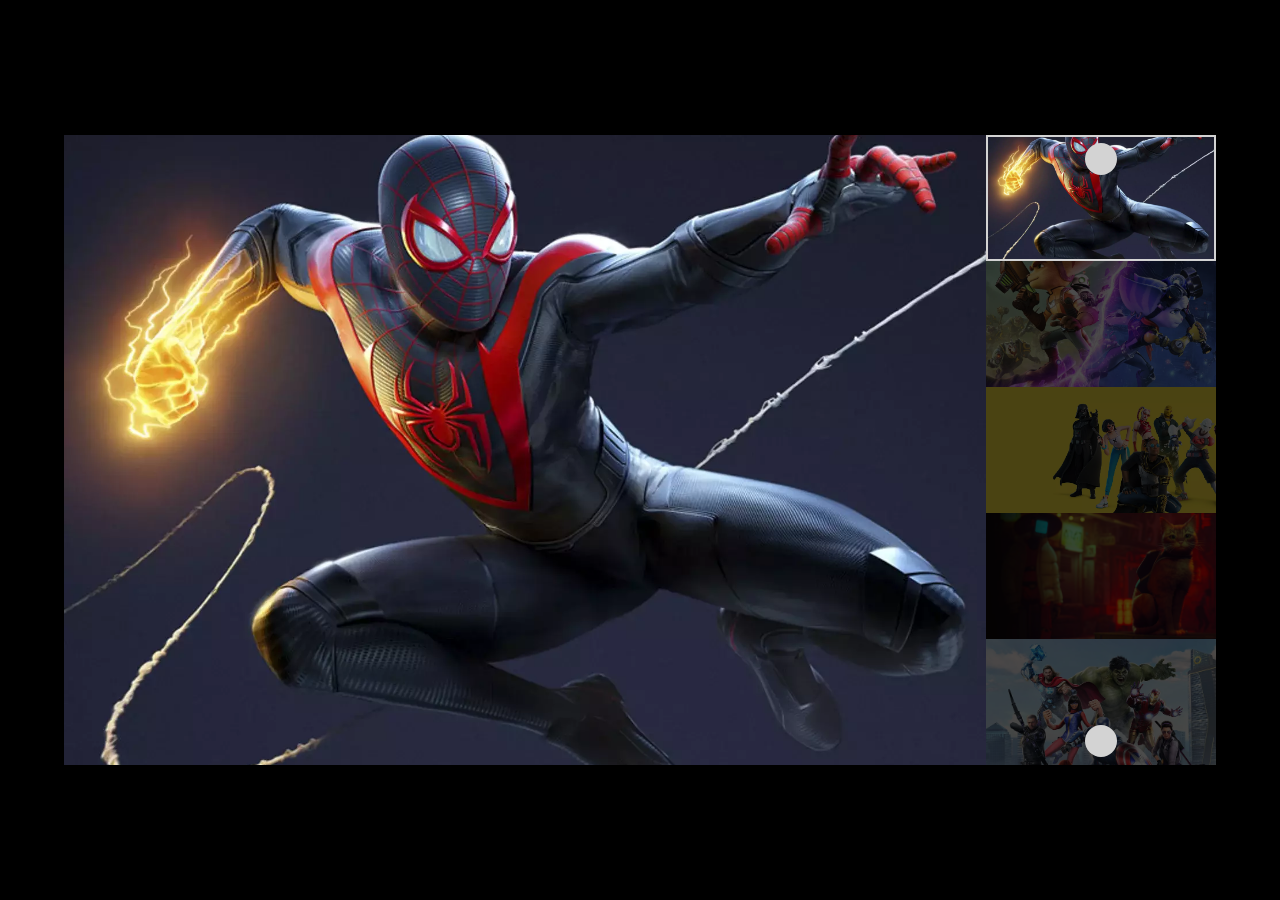
<file: index.html>
<!DOCTYPE html>
<html lang="en">
<head>
    <meta charset="UTF-8">
    <meta http-equiv="X-UA-Compatible" content="IE=edge">
    <meta name="viewport" content="width=device-width, initial-scale=1.0">
    <!-- font awesome  -->
    <link rel="stylesheet" href="https://cdnjs.cloudflare.com/ajax/libs/font-awesome/6.3.0/css/all.min.css" integrity="sha512-SzlrxWUlpfuzQ+pcUCosxcglQRNAq/DZjVsC0lE40xsADsfeQoEypE+enwcOiGjk/bSuGGKHEyjSoQ1zVisanQ==" crossorigin="anonymous" referrerpolicy="no-referrer" />
    <!-- myStyle  -->
    <link rel="stylesheet" href="css/style.css" />
    <title>Carousel</title>
</head>
    
<body>
    <div class="main-container d-flex">
        <div class="slider-container">
            <div class="slider">
                
            </div>
        </div>
        <aside class="thumbnails-container">
            <div class="arrow" id="prev-arrow"><i class="fa-solid fa-arrow-up"></i></div>
            <div class="thumbnails">

            </div>
            <div class="arrow" id="next-arrow"><i class="fa-solid fa-arrow-down"></i></div>
        </aside>
        
    </div>

    <script type="text/javascript" src="js/main.js"></script>
</body>

</html>
</file>
<file: css/style.css>
*{
    padding: 0;
    margin: 0;
    box-sizing: border-box;
}

html {
    background-color: black;
    color: white;
}

/* utility */
.d-none {
    display: none;
}
.d-flex {
    display: flex;
}
.arrow {
    position: absolute;
    left: 50%;
    transform: translateX(-50%);
    height: 2rem;
    width: 2rem;
    border-radius: 50%;
    line-height: 2rem;
    text-align: center;
    background-color: lightgray;
    color: black;
    z-index: 2;
}

/* style  */
.main-container {
    width: 90%;
    height: 70vh;
    margin: 15vh auto;
}
.slider-container {
    position: relative;
    width: 80%;
    height: 100%;
}

#prev-arrow {
    top: 0.5rem;
}

#next-arrow {
    bottom: 0.5rem;
}

.slider {
    height: 100%;
}

.slider img {
    height: 100%;
    width: 100%;
    object-fit: cover;
    display: none;
}

.slider-container .showed {
    display: block;
}

.thumbnails-container {
    position: relative;
    height: 100%;
    width: 20%;
}

.thumbnails {
    height: 100%;
}

.thumbnails img {
    object-fit: cover;
    height: calc(100% / 5);
    width: 100%;
    display: block;
    background-color: black;
    filter: opacity(0.3);
}


img.highlight {
    filter: opacity(1);
    border: 2px solid lightgray;
}
</file>
